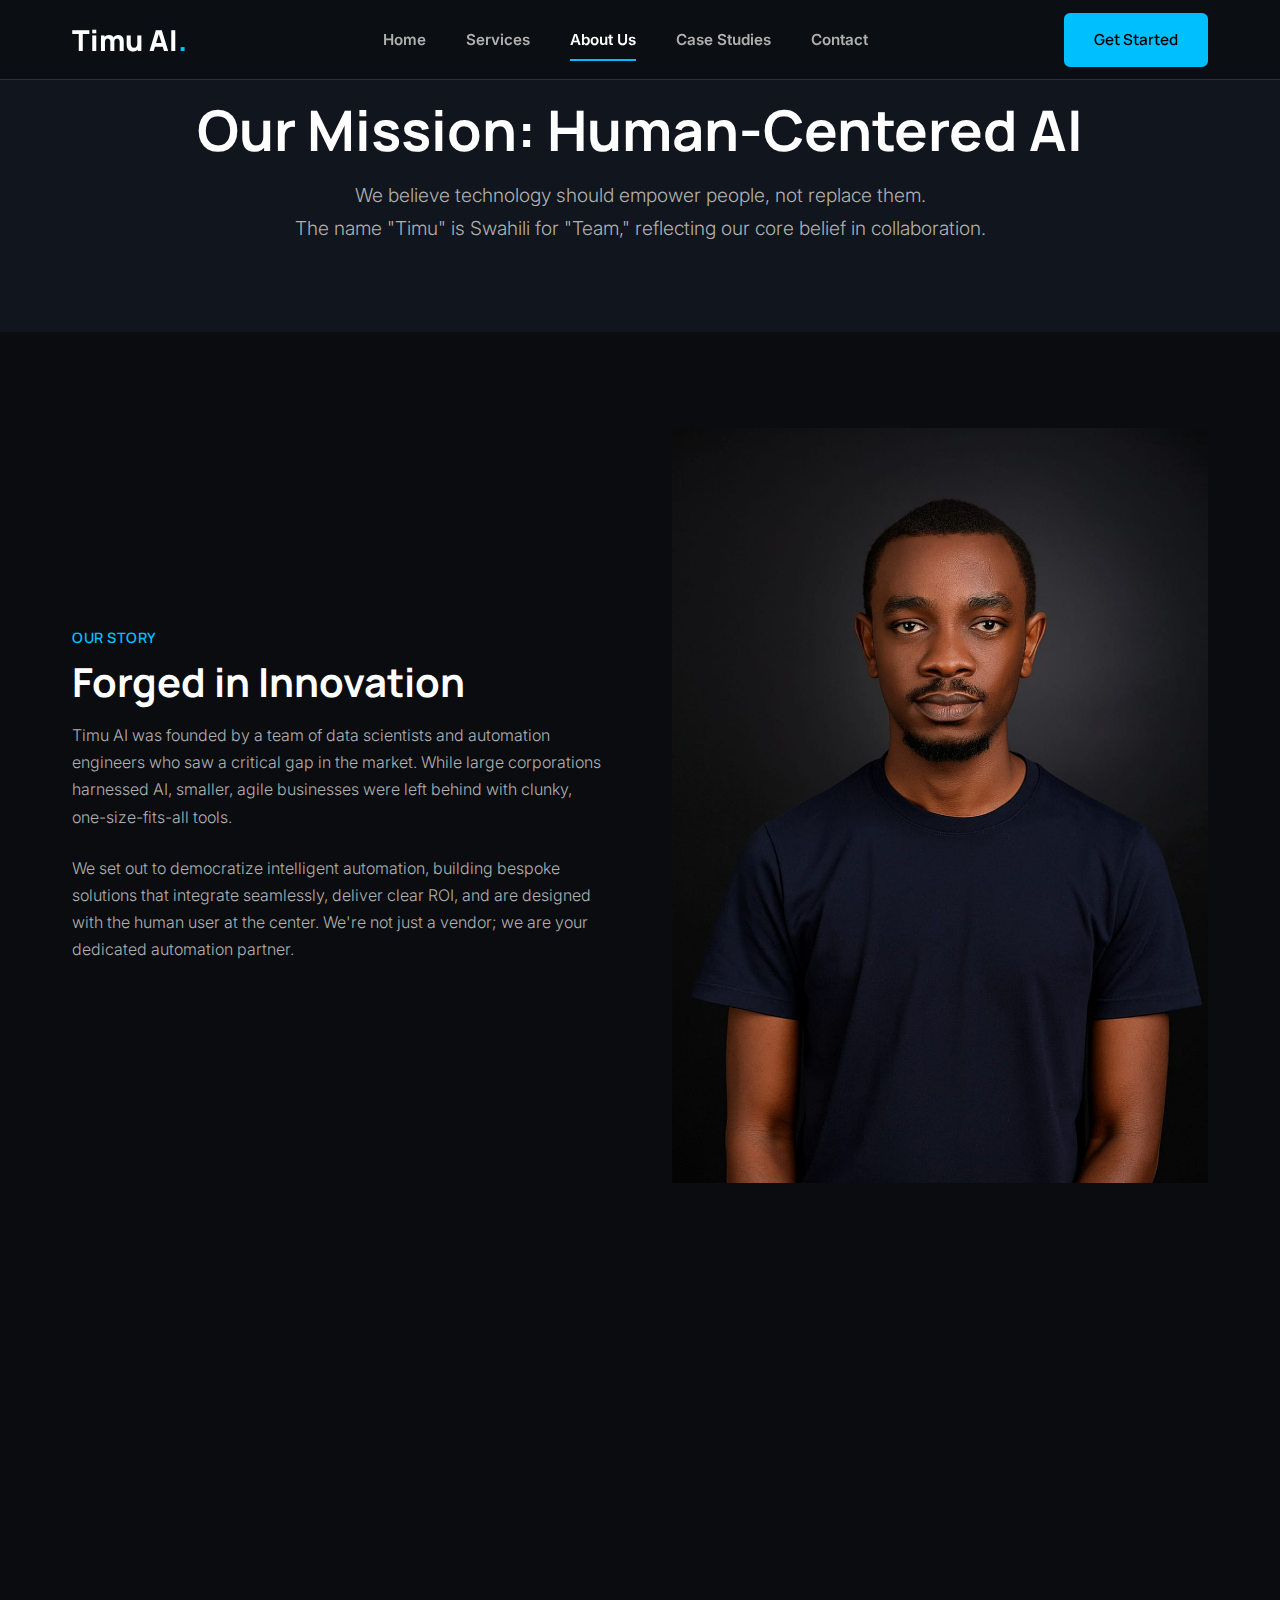
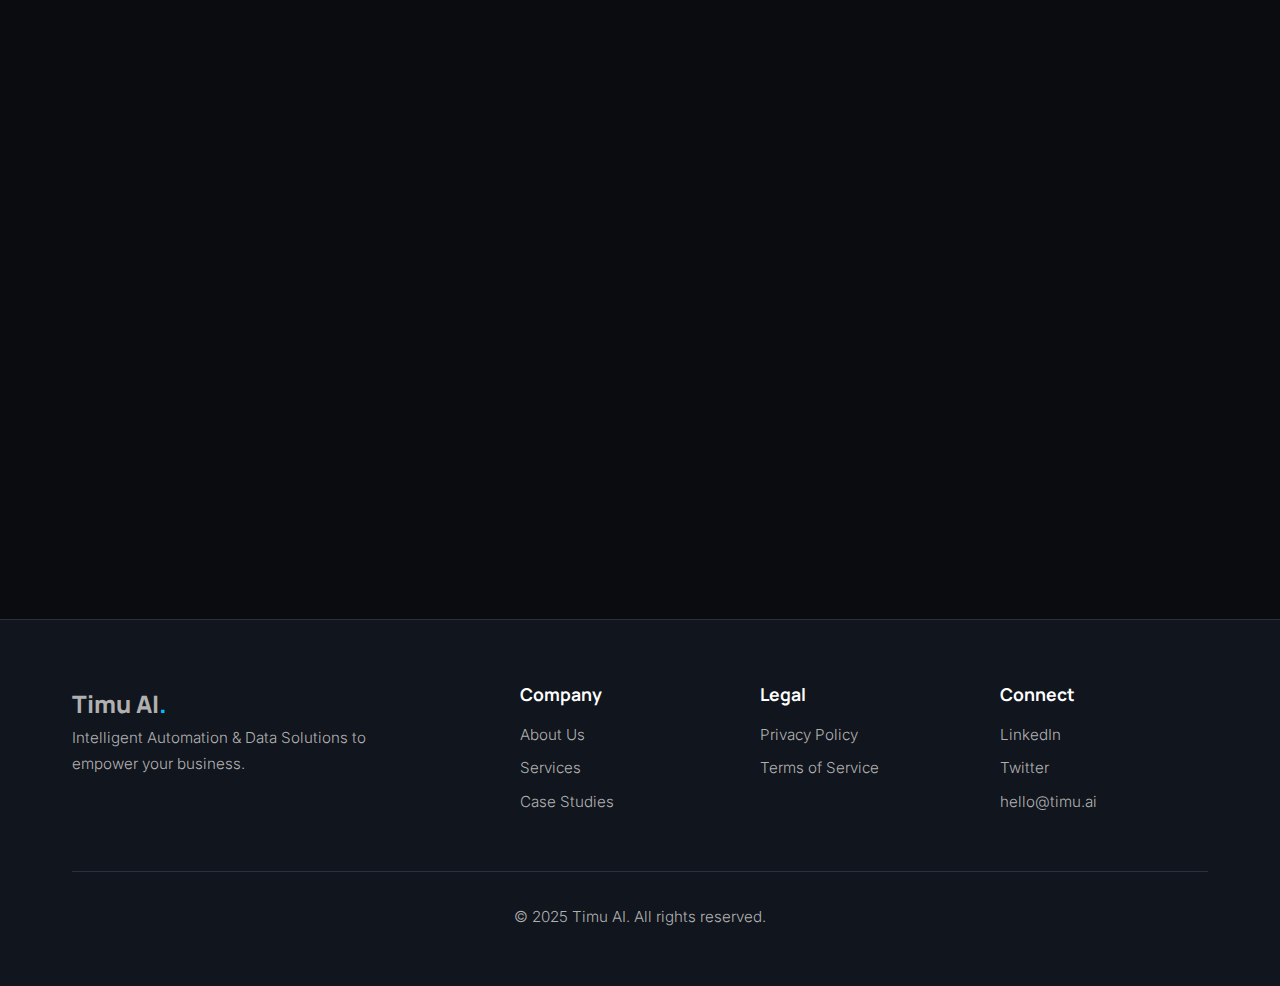
<file: about.html>
<!DOCTYPE html>
<html lang="en">
<head>
    <meta charset="UTF-8">
    <meta name="viewport" content="width=device-width, initial-scale=1.0">
    <title>About Us - Timu AI</title>
    <link href="https://fonts.googleapis.com/css2?family=Inter:wght@300;400;600;700&family=Manrope:wght@700;800&display=swap" rel="stylesheet">
    <link rel="stylesheet" href="css/main.css">
</head>
<body>

<header class="header" id="header">
    <div class="container">
        <nav class="navbar">
            <a href="index.html" class="navbar-logo">Timu AI<span>.</span></a>
            <ul class="navbar-menu">
                <li><a href="index.html">Home</a></li>
                <li><a href="services.html">Services</a></li>
                <li><a href="about.html" class="active">About Us</a></li>
                <li><a href="case-studies.html">Case Studies</a></li>
                <li><a href="contact.html">Contact</a></li>
            </ul>
            <a href="contact.html" class="btn btn-primary nav-cta">Get Started</a>
            <div class="hamburger" id="hamburger">
                <span></span>
                <span></span>
                <span></span>
            </div>
        </nav>
    </div>
</header>

<div class="mobile-menu" id="mobile-menu">
    <a href="index.html">Home</a>
    <a href="services.html">Services</a>
    <a href="about.html" class="active">About Us</a>
    <a href="case-studies.html">Case Studies</a>
    <a href="contact.html">Contact</a>
    <a href="contact.html" class="btn btn-primary">Get Started</a>
</div>

<main>

    <section class="page-header" data-animate="fade-in-up">
        <div class="container">
            <h1 class="page-title">Our Mission: Human-Centered AI</h1>
            <p class="page-subtitle">We believe technology should empower people, not replace them. <br>The name "Timu" is Swahili for "Team," reflecting our core belief in collaboration.</p>
        </div>
    </section>

    <section class="service-detail-section" data-animate="fade-in-up">
        <div class="container service-detail-container">
            <div class="service-detail-content">
                <span class="section-tag">Our Story</span>
                <h2>Forged in Innovation</h2>
                <p>Timu AI was founded by a team of data scientists and automation engineers who saw a critical gap in the market. While large corporations harnessed AI, smaller, agile businesses were left behind with clunky, one-size-fits-all tools.</p>
                <p>We set out to democratize intelligent automation, building bespoke solutions that integrate seamlessly, deliver clear ROI, and are designed with the human user at the center. We're not just a vendor; we are your dedicated automation partner.</p>
            </div>
            <div class="service-detail-visual">
                <img src="assets/images/about-team.jpg" alt="The Timu AI Team" class="responsive-visual">
            </div>
        </div>
    </section>

    <section class="trust-section" data-animate="fade-in-up">
        <div class="container">
            <div class="section-header" style="margin-bottom: 2rem;">
                <h2 class="section-title">Our Core Values</h2>
            </div>
            <div class="trust-grid">
                <div class="trust-card">
                    <h3>Partnership</h3>
                    <p>Your success is our success. We function as an extension of your team, not just a service provider.</p>
                </div>
                <div class="trust-card">
                    <h3>Innovation</h3>
                    <p>We are relentlessly curious, always exploring new technologies to find the most effective and efficient solutions.</p>
                </div>
                <div class="trust-card">
                    <h3>Integrity</h3>
                    <p>We build trust through transparency. We deliver on our promises and provide honest guidance, always.</p>
                </div>
            </div>
        </div>
    </section>

    <section class="cta-section" data-animate="fade-in-up">
        <div class="container">
            <h2 class="cta-title">Ready to transform your business?</h2>
            <p class="cta-subtitle">Let's discuss how Timu AI can build your automation future. Schedule a free, no-obligation consultation with our experts today.</p>
            <a href="contact.html" class="btn btn-primary btn-lg">Schedule Your Consultation</a>
        </div>
    </section>

</main>

<footer class="footer">
    <div class="container">
        <div class="footer-grid">
            <div class="footer-col" id="footer-about">
                <a href="index.html" class="navbar-logo">Timu AI<span>.</span></a>
                <p>Intelligent Automation & Data Solutions to empower your business.</p>
            </div>
            <div class="footer-col">
                <h4>Company</h4>
                <ul>
                    <li><a href="about.html">About Us</a></li>
                    <li><a href="services.html">Services</a></li>
                    <li><a href="case-studies.html">Case Studies</a></li>
                </ul>
            </div>
            <div class="footer-col">
                <h4>Legal</h4>
                <ul>
                    <li><a href="#">Privacy Policy</a></li>
                    <li><a href="#">Terms of Service</a></li>
                </ul>
            </div>
            <div class="footer-col">
                <h4>Connect</h4>
                <ul>
                    <li><a href="#">LinkedIn</a></li>
                    <li><a href="#">Twitter</a></li>
                    <li><a href="mailto:hello@timu.ai">hello@timu.ai</a></li>
                </ul>
            </div>
        </div>
        <div class="footer-bottom">
            <p>&copy; 2025 Timu AI. All rights reserved.</p>
        </div>
    </div>
</footer>

<script src="js/main.js"></script>
</body>
</html>
</file>
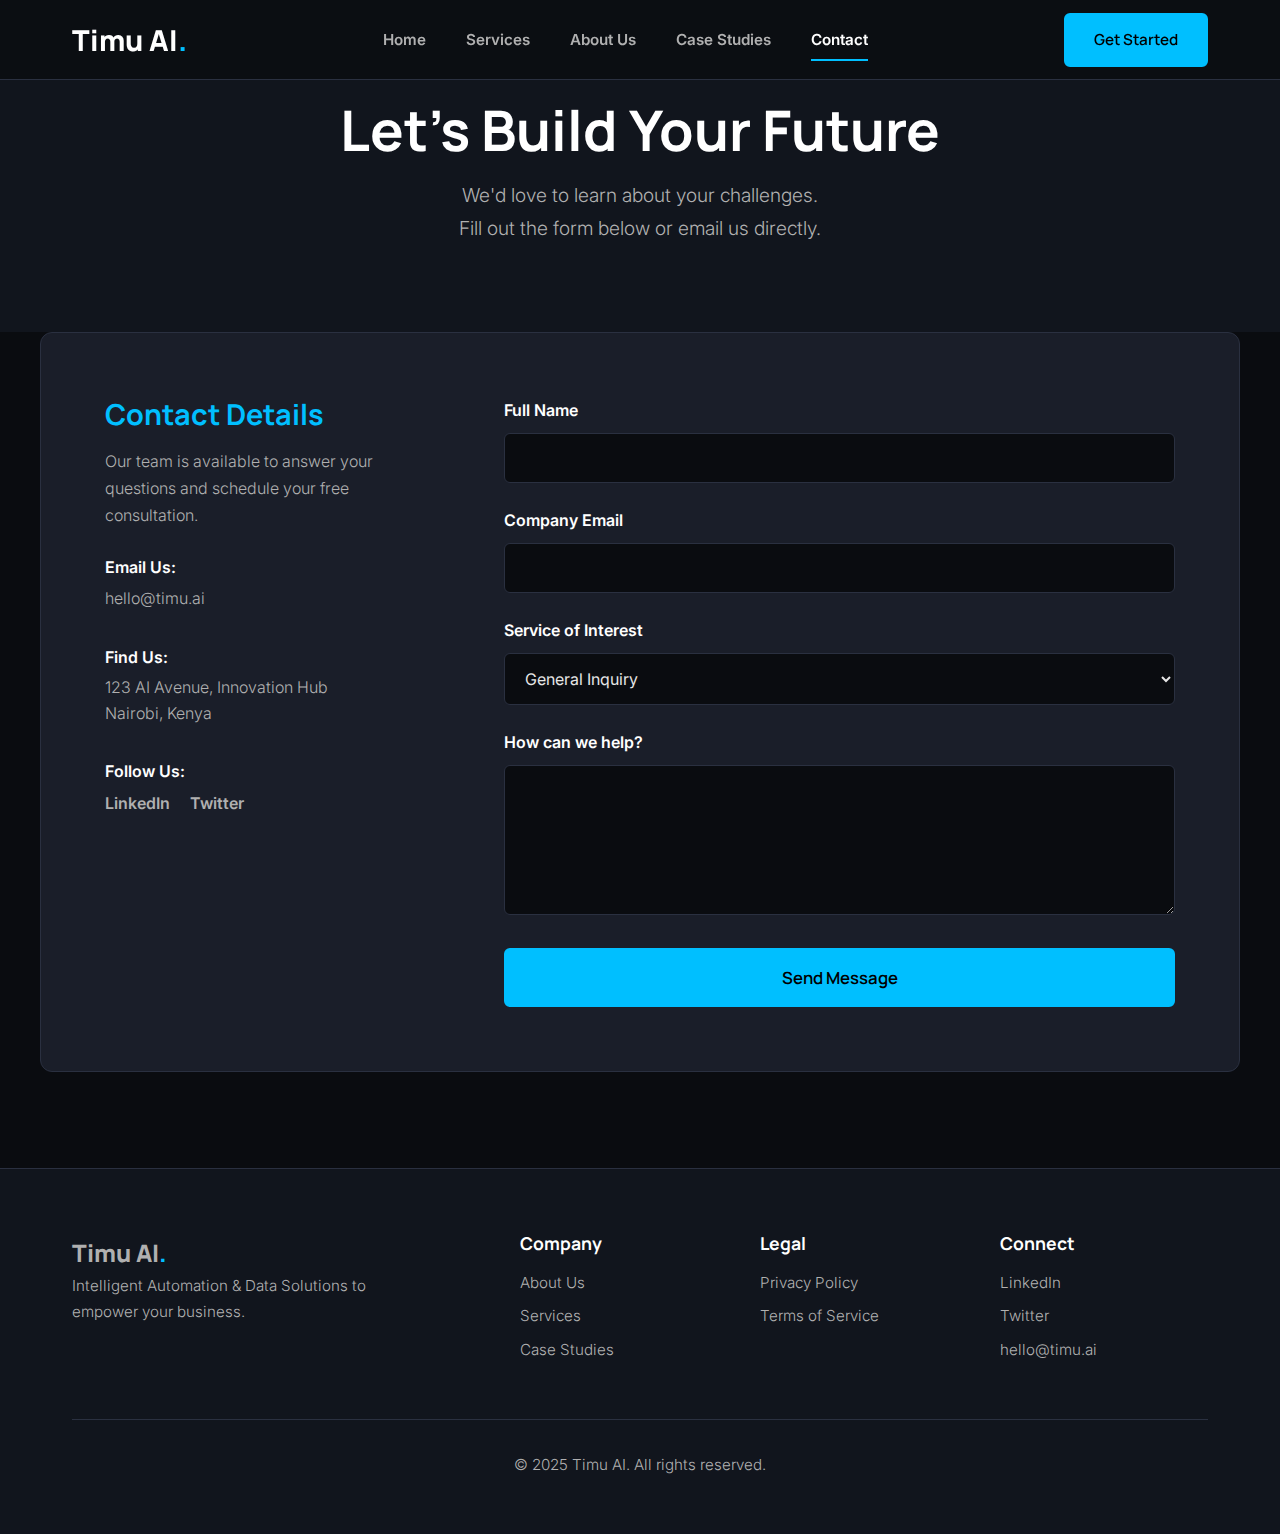
<file: contact.html>
<!DOCTYPE html>
<html lang="en">
<head>
    <meta charset="UTF-8">
    <meta name="viewport" content="width=device-width, initial-scale=1.0">
    <title>Contact Us - Timu AI</title>
    <link href="https://fonts.googleapis.com/css2?family=Inter:wght@300;400;600;700&family=Manrope:wght@700;800&display=swap" rel="stylesheet">
    <link rel="stylesheet" href="css/main.css">
</head>
<body>

<header class="header" id="header">
    <div class="container">
        <nav class="navbar">
            <a href="index.html" class="navbar-logo">Timu AI<span>.</span></a>
            <ul class="navbar-menu">
                <li><a href="index.html">Home</a></li>
                <li><a href="services.html">Services</a></li>
                <li><a href="about.html">About Us</a></li>
                <li><a href="case-studies.html">Case Studies</a></li>
                <li><a href="contact.html" class="active">Contact</a></li>
            </ul>
            <a href="contact.html" class="btn btn-primary nav-cta">Get Started</a>
            <div class="hamburger" id="hamburger">
                <span></span>
                <span></span>
                <span></span>
            </div>
        </nav>
    </div>
</header>

<div class="mobile-menu" id="mobile-menu">
    <a href="index.html">Home</a>
    <a href="services.html">Services</a>
    <a href="about.html">About Us</a>
    <a href="case-studies.html">Case Studies</a>
    <a href="contact.html" class="active">Contact</a>
    <a href="contact.html" class="btn btn-primary">Get Started</a>
</div>

<main>

    <section class="page-header" data-animate="fade-in-up">
        <div class="container">
            <h1 class="page-title">Let's Build Your Future</h1>
            <p class="page-subtitle">We'd love to learn about your challenges. <br>Fill out the form below or email us directly.</p>
        </div>
    </section>

    <section class="contact-section" data-animate="fade-in-up">
        <div class="container contact-container">

            <div class="contact-info">
                <h3>Contact Details</h3>
                <p>Our team is available to answer your questions and schedule your free consultation.</p>

                <div class="info-item">
                    <strong>Email Us:</strong>
                    <a href="mailto:hello@timu.ai">hello@timu.ai</a>
                </div>

                <div class="info-item">
                    <strong>Find Us:</strong>
                    <p>123 AI Avenue, Innovation Hub<br>Nairobi, Kenya</p>
                </div>

                <div class="info-item">
                    <strong>Follow Us:</strong>
                    <div class="contact-social">
                        <a href="#">LinkedIn</a>
                        <a href="#">Twitter</a>
                    </div>
                </div>
            </div>

            <form class="contact-form" name="contact" method="POST" data-netlify="true">

                <div class="form-group">
                    <label for="name">Full Name</label>
                    <input type="text" id="name" name="name" required>
                </div>

                <div class="form-group">
                    <label for="email">Company Email</label>
                    <input type="email" id="email" name="email" required>
                </div>

                <div class="form-group">
                    <label for="service">Service of Interest</label>
                    <select id="service" name="service">
                        <option value="general">General Inquiry</option>
                        <option value="ipa">Intelligent Process Automation</option>
                        <option value="analytics">AI-Powered Data Analytics</option>
                        <option value="chatbots">Custom AI Chatbots</option>
                    </select>
                </div>

                <div class="form-group">
                    <label for="message">How can we help?</label>
                    <textarea id="message" name="message" rows="6" required></textarea>
                </div>

                <button type="submit" class="btn btn-primary btn-lg">Send Message</button>

            </form>
        </div>
    </section>

</main>

<footer class="footer">
    <div class="container">
        <div class="footer-grid">
            <div class="footer-col" id="footer-about">
                <a href="index.html" class="navbar-logo">Timu AI<span>.</span></a>
                <p>Intelligent Automation & Data Solutions to empower your business.</p>
            </div>
            <div class="footer-col">
                <h4>Company</h4>
                <ul>
                    <li><a href="about.html">About Us</a></li>
                    <li><a href="services.html">Services</a></li>
                    <li><a href="case-studies.html">Case Studies</a></li>
                </ul>
            </div>
            <div class="footer-col">
                <h4>Legal</h4>
                <ul>
                    <li><a href="#">Privacy Policy</a></li>
                    <li><a href="#">Terms of Service</a></li>
                </ul>
            </div>
            <div class="footer-col">
                <h4>Connect</h4>
                <ul>
                    <li><a href="#">LinkedIn</a></li>
                    <li><a href="#">Twitter</a></li>
                    <li><a href="mailto:hello@timu.ai">hello@timu.ai</a></li>
                </ul>
            </div>
        </div>
        <div class="footer-bottom">
            <p>&copy; 2025 Timu AI. All rights reserved.</p>
        </div>
    </div>
</footer>

<script src="js/main.js"></script>
</body>
</html>
</file>
<file: css/main.css>
/* ---
css/main.css
Timu AI - Main Stylesheet
--- */

/* --- 1. Root Variables & Global Reset --- */
:root {
    --color-primary: #00BFFF; /* Deep Sky Blue */
    --color-primary-dark: #0099CC;
    --color-secondary: #39FF14; /* Neon Green (Use sparingly) */
    --color-bg: #0A0C10;
    --color-bg-light: #1A1E29;
    --color-bg-medium: #11151D;
    --color-border: #2A3040;
    --color-text: #E6E6E6;
    --color-text-muted: #B0B0B0;
    --color-heading: #FFFFFF;

    --font-body: 'Inter', sans-serif;
    --font-heading: 'Manrope', sans-serif;

    --transition-fast: all 0.2s ease-out;
    --transition-med: all 0.4s ease-out;
    --container-width: 1200px;
    --header-height: 80px;
}

* {
    margin: 0;
    padding: 0;
    box-sizing: border-box;
}

html {
    scroll-behavior: smooth;
    scroll-padding-top: var(--header-height);
}

body {
    font-family: var(--font-body);
    background-color: var(--color-bg);
    color: var(--color-text);
    line-height: 1.7;
    font-weight: 300;
}

.container {
    max-width: var(--container-width);
    margin: 0 auto;
    padding: 0 2rem;
}

h1, h2, h3, h4, h5, h6 {
    font-family: var(--font-heading);
    color: var(--color-heading);
    font-weight: 700;
    line-height: 1.2;
    margin-bottom: 1rem;
}

p {
    margin-bottom: 1.5rem;
    color: var(--color-text-muted);
}

a {
    color: var(--color-primary);
    text-decoration: none;
    transition: var(--transition-fast);
}

a:hover {
    color: var(--color-primary-dark);
}

ul {
    list-style: none;
}

section {
    padding: 6rem 0;
}

/* --- 2. Utility & Component Classes --- */
.btn {
    display: inline-block;
    padding: 0.75rem 1.75rem;
    border-radius: 6px;
    font-family: var(--font-heading);
    font-weight: 600;
    font-size: 0.95rem;
    cursor: pointer;
    transition: var(--transition-med);
    text-align: center;
}
.btn-primary {
    background-color: var(--color-primary);
    color: #000;
    border: 2px solid var(--color-primary);
}
.btn-primary:hover {
    background-color: var(--color-primary-dark);
    border-color: var(--color-primary-dark);
    color: #000;
    transform: translateY(-3px);
    box-shadow: 0 8px 20px rgba(0, 191, 255, 0.2);
}
.btn-secondary {
    background: transparent;
    color: var(--color-heading);
    border: 2px solid var(--color-border);
}
.btn-secondary:hover {
    background: var(--color-primary);
    color: #000;
    border-color: var(--color-primary);
    transform: translateY(-3px);
}
.btn-lg {
    padding: 1rem 2.25rem;
    font-size: 1.05rem;
}

.section-header {
    text-align: center;
    margin-bottom: 4rem;
}
.section-tag {
    display: inline-block;
    font-family: var(--font-heading);
    font-weight: 600;
    color: var(--color-primary);
    margin-bottom: 0.5rem;
    text-transform: uppercase;
    font-size: 0.9rem;
    letter-spacing: 0.5px;
}
.section-title {
    font-size: 2.8rem;
}
.section-subtitle {
    font-size: 1.1rem;
    max-width: 600px;
    margin: 0 auto;
}

/* --- NEW/UPDATED VISUAL STYLES --- */
.visual-placeholder {
    /* This class is no longer used, but kept for safety */
    display: none;
}

.responsive-visual {
    width: 100%;
    height: auto;
    max-width: 500px; /* Constrain size */
    margin: 0 auto; /* Center in container */
    display: block;
}
.service-detail-visual .responsive-visual {
    max-width: 100%; /* Allow full width in service pages */
}
/* --- END NEW/UPDATED VISUAL STYLES --- */


/* --- 3. Header & Navigation --- */
.header {
    width: 100%;
    height: var(--header-height);
    position: fixed;
    top: 0;
    left: 0;
    background-color: rgba(10, 12, 16, 0.8);
    backdrop-filter: blur(10px);
    border-bottom: 1px solid var(--color-border);
    z-index: 1000;
    transition: var(--transition-fast);
}
.header.scrolled {
    background-color: rgba(10, 12, 16, 0.95);
    box-shadow: 0 4px 15px rgba(0,0,0,0.2);
}

.navbar {
    display: flex;
    justify-content: space-between;
    align-items: center;
    height: 100%;
    height: var(--header-height);
}
.navbar-logo {
    font-family: var(--font-heading);
    font-size: 1.8rem;
    font-weight: 800;
    color: var(--color-heading);
}
.navbar-logo span {
    color: var(--color-primary);
}
.navbar-menu {
    display: flex;
    gap: 1.5rem;
}
.navbar-menu a {
    color: var(--color-text-muted);
    font-weight: 600;
    font-size: 0.95rem;
    padding: 0.5rem;
    position: relative;
}
.navbar-menu a::after {
    content: '';
    position: absolute;
    bottom: -4px;
    left: 0.5rem;
    right: 0.5rem;
    height: 2px;
    background-color: var(--color-primary);
    transform: scaleX(0);
    transition: var(--transition-fast);
}
.navbar-menu a:hover,
.navbar-menu a.active {
    color: var(--color-heading);
}
.navbar-menu a:hover::after,
.navbar-menu a.active::after {
    transform: scaleX(1);
}
.nav-cta {
    display: block;
}
.hamburger {
    display: none;
    cursor: pointer;
}
.hamburger span {
    display: block;
    width: 25px;
    height: 2px;
    margin: 5px;
    background: var(--color-heading);
    transition: var(--transition-med);
}

/* --- Mobile Menu --- */
.mobile-menu {
    display: none;
    flex-direction: column;
    position: fixed;
    top: var(--header-height);
    left: 0;
    width: 100%;
    height: calc(100vh - var(--header-height));
    background: var(--color-bg);
    padding: 2rem;
    z-index: 999;
    transform: translateX(-100%);
    transition: transform 0.3s ease-in-out;
}
.mobile-menu.active {
    transform: translateX(0);
}
.mobile-menu a {
    color: var(--color-heading);
    font-size: 1.5rem;
    padding: 1rem;
    text-align: center;
}
.mobile-menu a.btn {
    margin-top: 1rem;
}

/* --- 4. Page: Homepage --- */

/* Hero Section */
.hero {
    padding-top: calc(var(--header-height) + 4rem);
    padding-bottom: 6rem;
    background: linear-gradient(180deg, var(--color-bg) 0%, var(--color-bg-medium) 100%);
}
.hero-container {
    display: grid;
    grid-template-columns: 1fr 1fr;
    align-items: center;
    gap: 3rem;
}
.hero-title {
    font-size: 3.8rem;
    font-weight: 800;
    margin-bottom: 1.5rem;
}
.hero-subtitle {
    font-size: 1.2rem;
    margin-bottom: 2.5rem;
    max-width: 550px;
}
.hero-buttons {
    display: flex;
    gap: 1rem;
}

/* Trust Section */
.trust-section {
    padding: 4rem 0;
    background-color: var(--color-bg-medium);
}
.trust-grid {
    display: grid;
    grid-template-columns: repeat(3, 1fr);
    gap: 2rem;
}
.trust-card {
    border: 1px solid var(--color-border);
    padding: 2rem;
    border-radius: 8px;
    background: var(--color-bg);
}
.trust-card h3 {
    color: var(--color-primary);
    font-size: 1.2rem;
}

/* Services Overview */
.services-overview {
    background: var(--color-bg-medium);
}
.services-grid {
    display: grid;
    grid-template-columns: repeat(auto-fit, minmax(320px, 1fr));
    gap: 2rem;
}
.service-card {
    background: var(--color-bg);
    border: 1px solid var(--color-border);
    border-radius: 8px;
    padding: 2.5rem;
    transition: var(--transition-med);
}
.service-card:hover {
    transform: translateY(-8px);
    border-color: var(--color-primary);
    box-shadow: 0 10px 30px rgba(0, 191, 255, 0.1);
}
.service-icon {
    margin-bottom: 1rem;
}
/* --- NEW: Style for SVG icons --- */
.service-icon svg {
    color: var(--color-primary);
}
.service-card h3 {
    font-size: 1.4rem;
}
.card-link {
    display: inline-block;
    margin-top: 1rem;
    font-weight: 600;
}

/* Process Section */
.process-steps {
    display: grid;
    grid-template-columns: 1fr;
    gap: 1rem;
    position: relative;
}
.step-card {
    background: var(--color-bg-light);
    border: 1px solid var(--color-border);
    padding: 2rem;
    border-radius: 8px;
    position: relative;
    z-index: 2;
}
.step-number {
    font-family: var(--font-heading);
    font-size: 1.5rem;
    font-weight: 700;
    color: var(--color-primary);
    position: absolute;
    top: 2rem;
    right: 2rem;
}
.step-card h3 {
    font-size: 1.3rem;
}
/* Dashed line for desktop */
.step-line {
    display: none; /* Hide by default */
}

/* CTA Section */
.cta-section {
    background-color: var(--color-bg-light);
    border-radius: 12px;
    padding: 5rem;
    text-align: center;
    margin: 4rem auto;
    max-width: var(--container-width);
}
.cta-title {
    font-size: 2.5rem;
}
.cta-subtitle {
    font-size: 1.1rem;
    max-width: 600px;
    margin: 0 auto 2.5rem auto;
}

/* --- 5. Page: Services --- */
.page-header {
    padding: 6rem 0 4rem 0;
    text-align: center;
    background: var(--color-bg-medium);
}
.page-title {
    font-size: 3.5rem;
}
.page-subtitle {
    font-size: 1.2rem;
}
.service-detail-section {
    padding: 6rem 0;
    overflow: hidden;
}
.service-detail-container {
    display: grid;
    grid-template-columns: 1fr 1fr;
    gap: 4rem;
    align-items: center;
}
.service-detail-content h2 {
    font-size: 2.5rem;
}
.service-detail-content ul {
    list-style: '✓';
    padding-left: 1.5rem;
}
.service-detail-content li {
    padding-left: 0.75rem;
    margin-bottom: 0.5rem;
}
.service-detail-content .btn {
    margin-top: 1.5rem;
}
.service-detail-section.alt-layout .service-detail-container {
    grid-template-columns: 1fr 1fr;
}
.service-detail-section.alt-layout .service-detail-content {
    order: 2;
}
.service-detail-section.alt-layout .service-detail-visual {
    order: 1;
}

/* Tech Stack */
.tech-stack-section {
    background: var(--color-bg-medium);
}
.tech-grid {
    display: flex;
    flex-wrap: wrap;
    gap: 1rem;
    justify-content: center;
}
.tech-grid span {
    background: var(--color-bg);
    border: 1px solid var(--color-border);
    padding: 0.75rem 1.5rem;
    border-radius: 6px;
    font-family: var(--font-heading);
    font-weight: 600;
    color: var(--color-text-muted);
}

/* --- 6. Footer --- */
.footer {
    background: var(--color-bg-medium);
    border-top: 1px solid var(--color-border);
    padding: 4rem 0 2rem 0;
    font-size: 0.95rem;
}
.footer-grid {
    display: grid;
    grid-template-columns: 2fr 1fr 1fr 1fr;
    gap: 2rem;
    margin-bottom: 3rem;
}
#footer-about .navbar-logo {
    font-size: 1.5rem;
}
#footer-about p {
    font-size: 0.95rem;
    max-width: 300px;
}
.footer-col h4 {
    font-family: var(--font-heading);
    font-size: 1.1rem;
    color: var(--color-heading);
    margin-bottom: 1rem;
}
.footer-col ul li {
    margin-bottom: 0.5rem;
}
.footer-col a {
    color: var(--color-text-muted);
}
.footer-col a:hover {
    color: var(--color-primary);
}
.footer-bottom {
    border-top: 1px solid var(--color-border);
    padding-top: 2rem;
    text-align: center;
    color: var(--color-text-muted);
}

/* --- 7. Animations --- */
[data-animate] {
    opacity: 0;
    transition: opacity 0.6s ease-out, transform 0.6s ease-out;
}
[data-animate="fade-in-up"] {
    transform: translateY(40px);
}
[data-animate].is-visible {
    opacity: 1;
    transform: translateY(0);
}

/* --- 8. Responsive Design --- */
@media (max-width: 992px) {
    .section-title { font-size: 2.5rem; }
    .hero-title { font-size: 3rem; }
    .hero-container { grid-template-columns: 1fr; text-align: center; }
    .hero-content { order: 2; }
    .hero-visual { order: 1; }
    .hero-buttons { justify-content: center; }
    .hero-subtitle { margin: 1.5rem auto 2.5rem auto; }
    .trust-grid { grid-template-columns: 1fr; }
    .process-steps { grid-template-columns: 1fr; }
    .service-detail-container { grid-template-columns: 1fr; }
    .service-detail-section.alt-layout .service-detail-content { order: 1; }
    .service-detail-section.alt-layout .service-detail-visual { order: 2; }
    .footer-grid { grid-template-columns: 1fr 1fr; }
    #footer-about { grid-column: 1 / 3; }
}

@media (max-width: 768px) {
    .navbar-menu, .nav-cta { display: none; }
    .hamburger { display: block; }

    .hamburger.active span:nth-child(1) { transform: translateY(7px) rotate(45deg); }
    .hamburger.active span:nth-child(2) { opacity: 0; }
    .hamburger.active span:nth-child(3) { transform: translateY(-7px) rotate(-45deg); }

    .mobile-menu { display: flex; }

    .process-steps {
        display: flex;
        flex-direction: column;
        align-items: stretch;
    }
    .step-line { display: none; }

    /* Horizontal steps for process on desktop */
    @media (min-width: 769px) {
        .process-steps {
            grid-template-columns: repeat(4, 1fr);
            gap: 0;
            align-items: start;
        }
        .step-card {
            text-align: center;
            padding-top: 4rem; /* Space for number */
        }
        .step-number {
            position: static;
            margin-bottom: 1rem;
            font-size: 1.2rem;
            background: var(--color-primary);
            color: var(--color-bg);
            width: 40px;
            height: 40px;
            border-radius: 50%;
            display: inline-flex;
            align-items: center;
            justify-content: center;
        }
        .step-line {
            display: block;
            height: 2px;
            background: var(--color-border);
            flex-grow: 1;
            margin: 0 -1rem;
            transform: translateY(40px); /* Align with center of number */
            z-index: 1;
        }
    }
}
@media (max-width: 576px) {
    .hero-title { font-size: 2.2rem; }
    .section-title { font-size: 2rem; }
    .hero-buttons { flex-direction: column; gap: 1rem; }
    .cta-section { padding: 3rem 1.5rem; }
    .footer-grid { grid-template-columns: 1fr; text-align: center; }
    #footer-about { grid-column: 1; }
}

/* --- 9. Page: Contact --- */
.contact-section {
    padding-top: 0;
}
.contact-container {
    display: grid;
    grid-template-columns: 1fr 2fr;
    gap: 4rem;
    background: var(--color-bg-light);
    border: 1px solid var(--color-border);
    padding: 4rem;
    border-radius: 12px;
}

.contact-info h3 {
    font-size: 1.8rem;
    color: var(--color-primary);
}

.info-item {
    margin-bottom: 2rem;
}
.info-item strong {
    display: block;
    color: var(--color-heading);
    font-weight: 600;
    margin-bottom: 0.25rem;
}
.info-item a, .info-item p {
    font-size: 1rem;
    color: var(--color-text-muted);
    line-height: 1.6;
}
.info-item a:hover {
    color: var(--color-primary);
}
.contact-social a {
    margin-right: 1rem;
    font-weight: 600;
}

.contact-form .form-group {
    margin-bottom: 1.5rem;
}
.contact-form label {
    display: block;
    font-weight: 600;
    margin-bottom: 0.5rem;
    color: var(--color-heading);
}
.contact-form input,
.contact-form textarea,
.contact-form select {
    width: 100%;
    padding: 0.9rem 1rem;
    background: var(--color-bg);
    border: 1px solid var(--color-border);
    border-radius: 6px;
    color: var(--color-text);
    font-family: var(--font-body);
    font-size: 1rem;
    transition: var(--transition-fast);
}
.contact-form input:focus,
.contact-form textarea:focus,
.contact-form select:focus {
    outline: none;
    border-color: var(--color-primary);
    box-shadow: 0 0 0 3px rgba(0, 191, 255, 0.2);
}
.contact-form textarea {
    resize: vertical;
    min-height: 120px;
}
.contact-form button {
    width: 100%;
    font-size: 1.05rem;
}

/* Responsive for Contact Page */
@media (max-width: 992px) {
    .contact-container {
        grid-template-columns: 1fr;
        gap: 3rem;
        padding: 2.5rem;
    }
}
</file>
